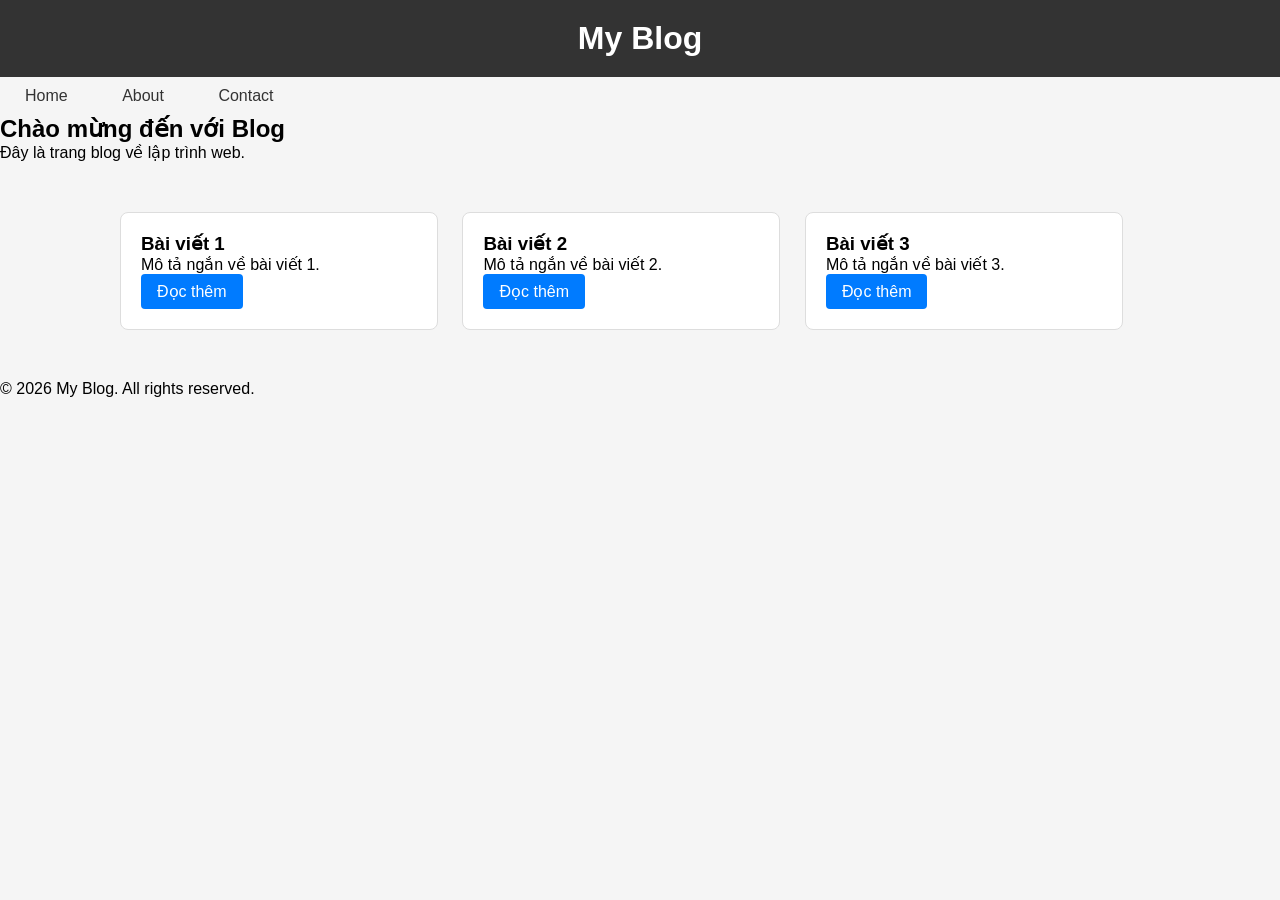
<file: BTH-02/index.html>
<!DOCTYPE html>
<html lang="vi">

<head>
    <meta charset="UTF-8">
    <meta name="viewport" content="width=device-width, initial-scale=1.0">
    <title>Lab CSS Cơ Bản</title>
    <link rel="stylesheet" href="style.css">
</head>

<body>
    <header id="main-header">
        <h1>My Blog</h1>
    </header>

    <nav>
        <a href="#" class="nav-link">Home</a>
        <a href="#" class="nav-link">About</a>
        <a href="#" class="nav-link">Contact</a>
    </nav>

    <main>
        <section class="intro">
            <h2>Chào mừng đến với Blog</h2>
            <p>Đây là trang blog về lập trình web.</p>
        </section>

        <section class="posts">
            <article class="card">
                <h3>Bài viết 1</h3>
                <p>Mô tả ngắn về bài viết 1.</p>
                <a href="#" class="btn">Đọc thêm</a>
            </article>

            <article class="card">
                <h3>Bài viết 2</h3>
                <p>Mô tả ngắn về bài viết 2.</p>
                <a href="#" class="btn">Đọc thêm</a>
            </article>

            <article class="card">
                <h3>Bài viết 3</h3>
                <p>Mô tả ngắn về bài viết 3.</p>
                <a href="#" class="btn">Đọc thêm</a>
            </article>
        </section>
    </main>

    <footer>
        <p>&copy; 2026 My Blog. All rights reserved.</p>
    </footer>

</body>

</html>
</file>
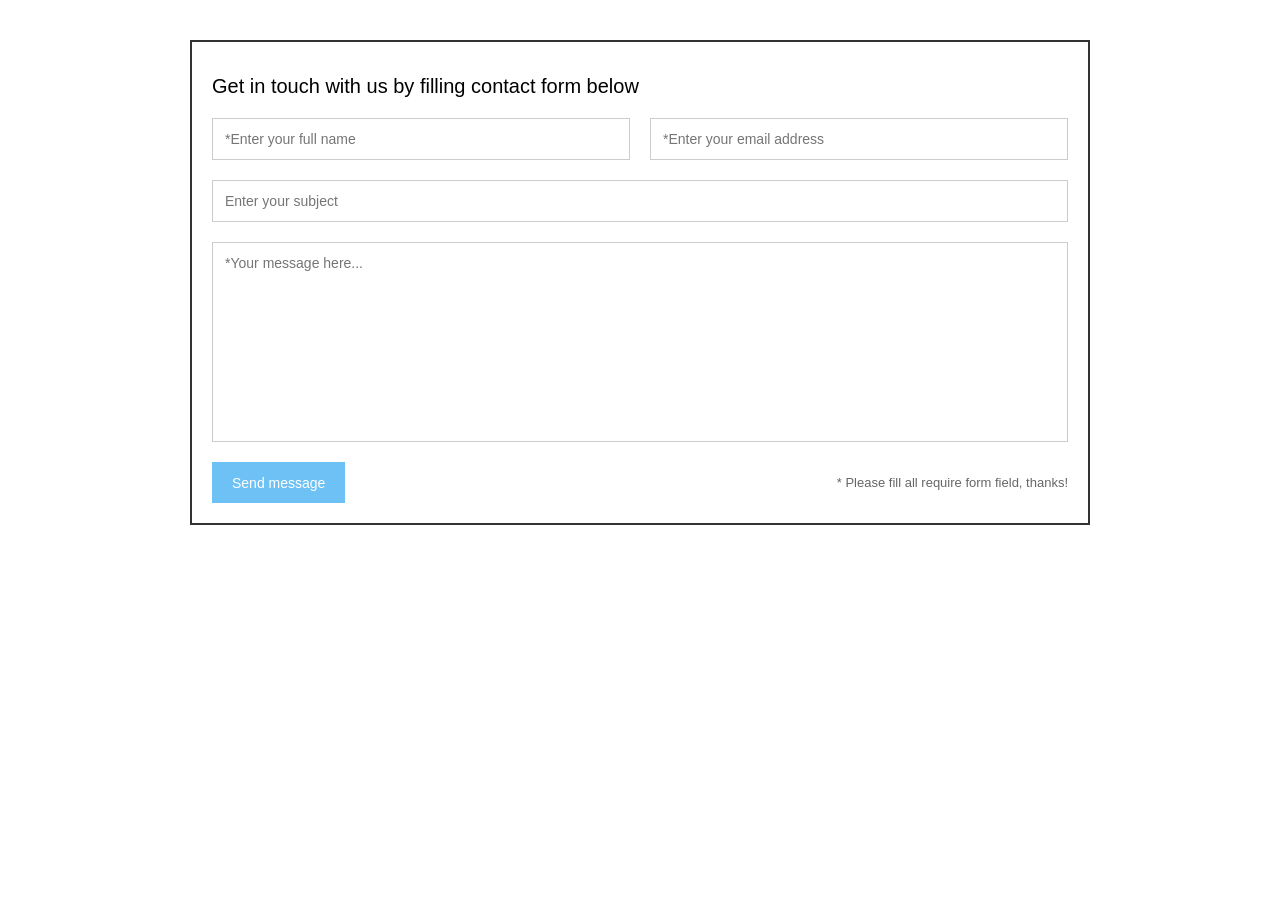
<file: Bai Thuc Hanh So 2/B1_TH2/index.html>
<!DOCTYPE html>
<html lang="en">

<head>
    <meta charset="UTF-8">
    <meta name="viewport" content="width=device-width, initial-scale=1.0">
    <title>BT1_Flexbox</title>
    <link rel="stylesheet" href="style.css">
</head>

<body>
    <div class="container">
        <h1>Get in touch with us by filling contact form below</h1>

        <form action="">
            <input type="text" id="fullname" placeholder="*Enter your full name">
            <input type="email" id="email" placeholder="*Enter your email address">
            <input type="text" id="subject" placeholder="Enter your subject">
            <textarea class="message" placeholder="*Your message here..."></textarea>
            <input type="button" value="Send message">
            <p>* Please fill all require form field, thanks!</p>
        </form>
    </div>
</body>

</html>
</file>
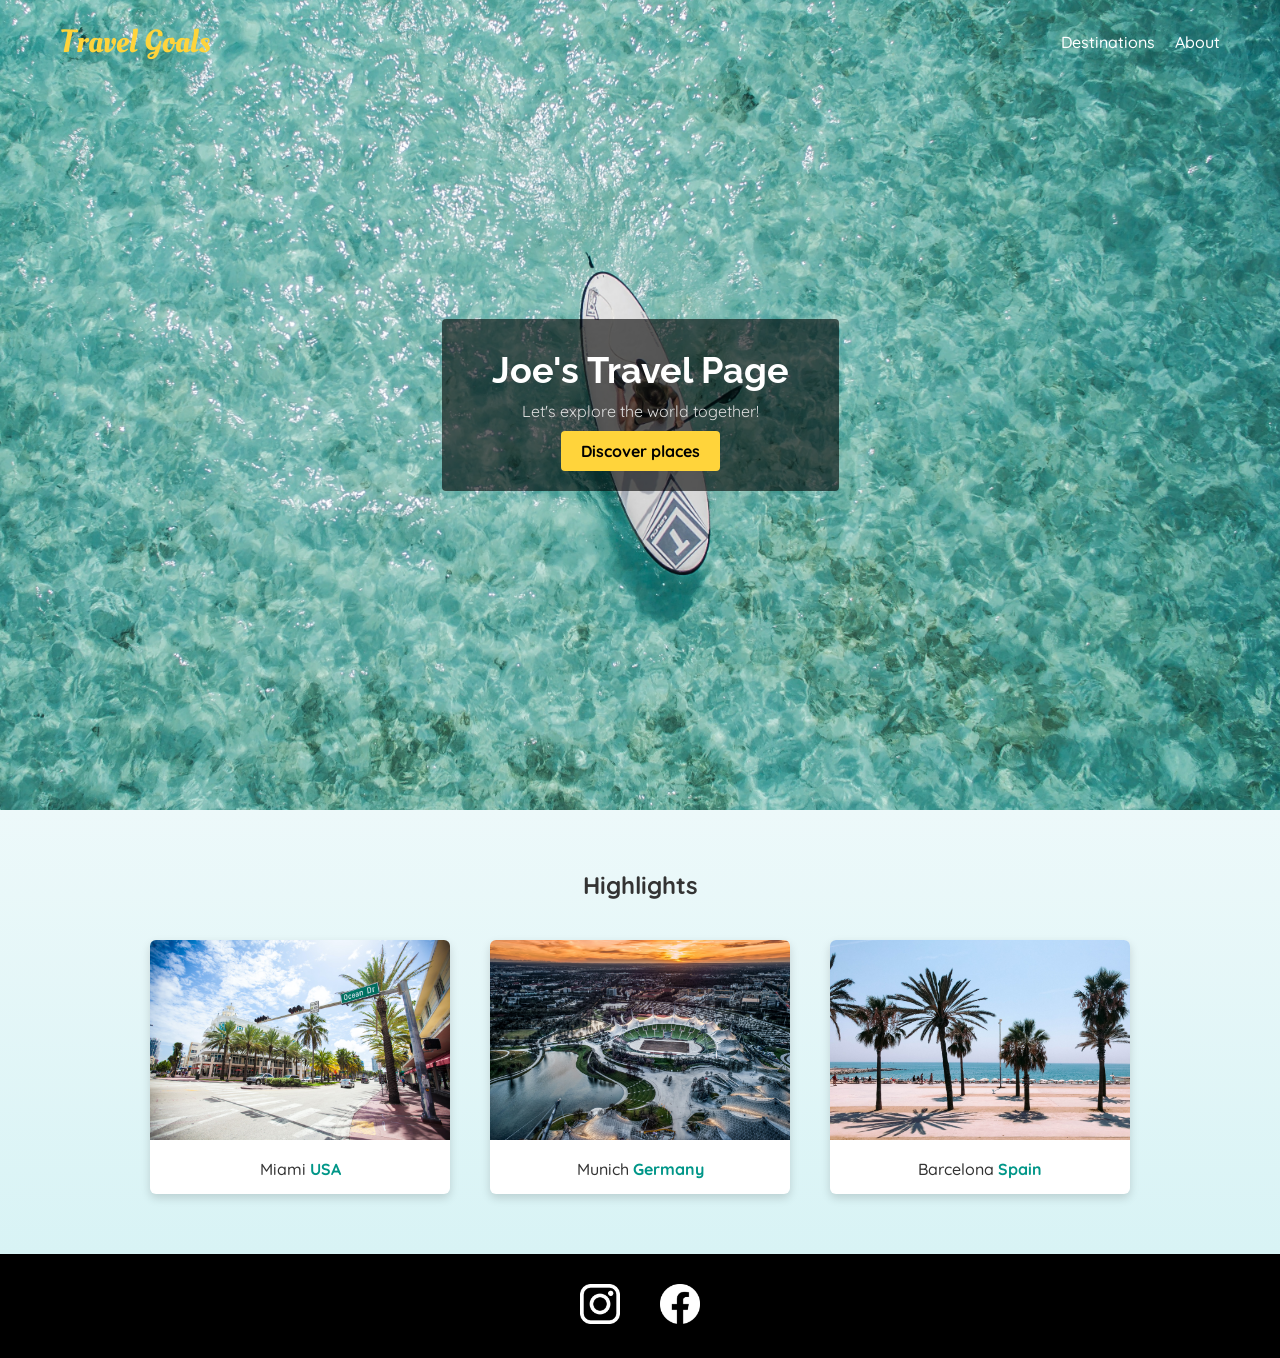
<file: Bai Thuc Hanh So 2/B2_TH2/index.html>
<!DOCTYPE html>
<html lang="en">

<head>
    <meta charset="UTF-8" />
    <link
        href="https://fonts.googleapis.com/css2?family=Raleway:wght@700&family=Oleo+Script:wght@700&family=Quicksand:wght@300;500&display=swap"
        rel="stylesheet" />
    <link rel="stylesheet" href="shared.css" />
    <link rel="stylesheet" href="styles.css" />
    <title>Travel Goals</title>
</head>

<body>
    <header>
        <div id="page-logo">
            <a href="/index.html">Travel Goals</a>
        </div>
        <nav>
            <ul>
                <li><a href="/places.html">Destinations</a></li>
                <li><a href="">About</a></li>
            </ul>
        </nav>
    </header>
    <main>
        <section id="hero">
            <div id="hero-content">
                <h1>Joe's Travel Page</h1>
                <p>Let's explore the world together!</p>
                <a href="/places.html">Discover places</a>
            </div>
        </section>
        <section id="highlights">
            <h2>Highlights</h2>
            <ul id="destinations">
                <li class="destination">
                    <img src="images/places/miami.jpg" alt="Miami streets on sunny day" />
                    <p>Miami <strong>USA</strong></p>
                </li>
                <li class="destination">
                    <img src="images/places/munich.jpg" alt="Munich stadium in winter" />
                    <p>Munich <strong>Germany</strong></p>
                </li>
                <li class="destination">
                    <img src="images/places/barcelona.jpg" alt="Palm beach in Barcelona" />
                    <p>Barcelona <strong>Spain</strong></p>
                </li>
            </ul>
        </section>
    </main>
    <footer>
        <ul>
            <li>
                <a href="https://www.instagram.com">
                    <img src="images/icons/insta.png" alt="Instagram logo" /></a>
            </li>
            <li>
                <a href="https://www.facebook.com">
                    <img src="images/icons/facebook.png" alt="Facebook logo" /></a>
            </li>
        </ul>
    </footer>
</body>

</html>
</file>
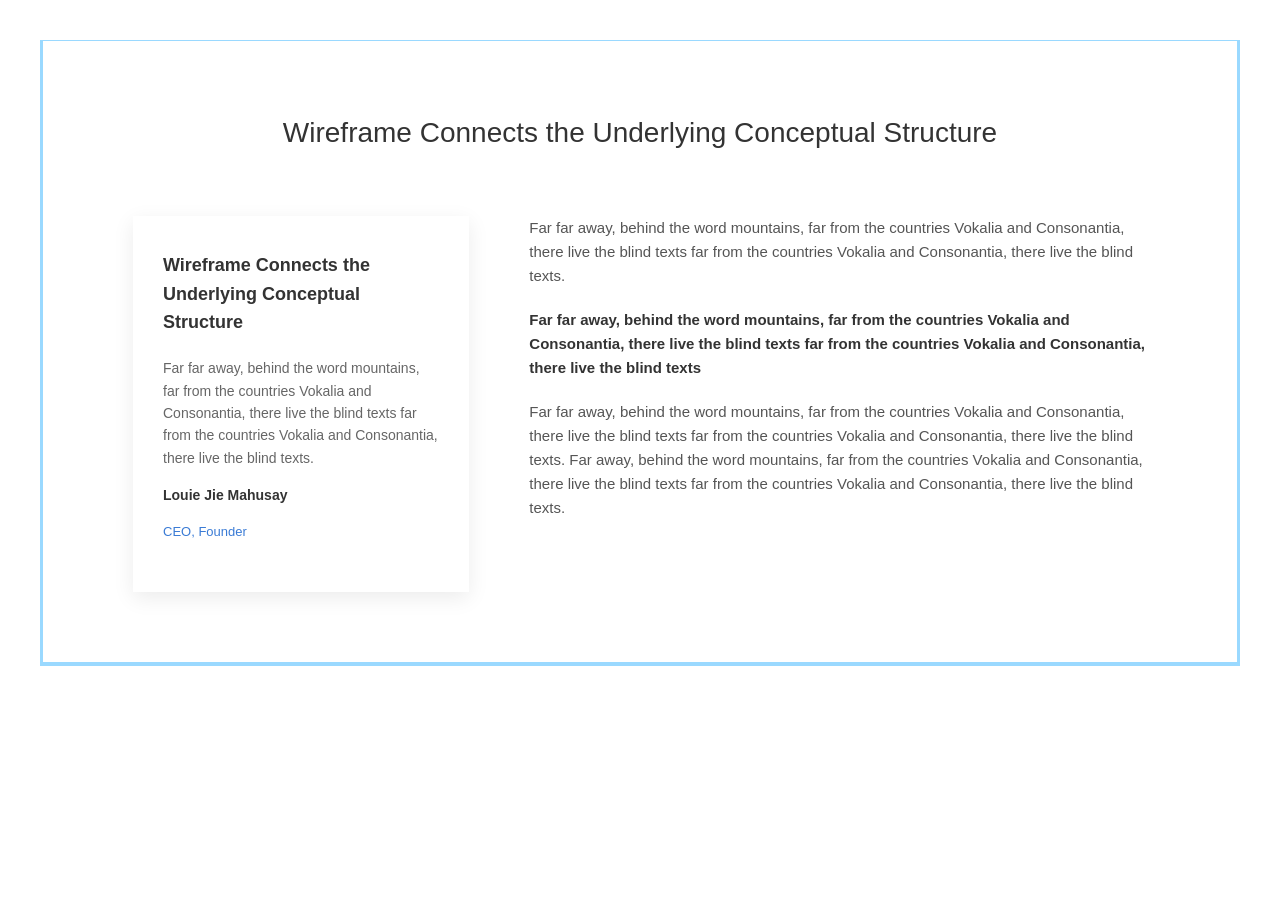
<file: Bai Thuc Hanh So 2/B3_TH2/index.html>
<!DOCTYPE html>
<html lang="en">

<head>
    <meta charset="UTF-8">
    <meta name="viewport" content="width=device-width, initial-scale=1.0">
    <title>B3_TH2</title>
    <link rel="stylesheet" href="style.css">
</head>

<body>
    <div class="container">
        <header>
            <h1>Wireframe Connects the Underlying Conceptual Structure</h1>
        </header>

        <div class="main">
            <div class="left-main">
                <h2>Wireframe Connects the Underlying Conceptual Structure</h2>
                <p>Far far away, behind the word mountains, far from the countries
                    Vokalia and Consonantia, there live the blind texts far from the
                    countries Vokalia and Consonantia, there live the blind texts.</p>
                <p>Louie Jie Mahusay</p>
                <p>CEO, Founder</p>
            </div>

            <div class="right-main">
                <p>Far far away, behind the word mountains, far from the countries Vokalia
                    and Consonantia, there live the blind texts far from the countries
                    Vokalia and Consonantia, there live the blind texts.</p>
                <p>Far far away, behind the word mountains, far from the countries Vokalia
                    and Consonantia, there live the blind texts far from the countries
                    Vokalia and Consonantia, there live the blind texts</p>
                <p>Far far away, behind the word mountains, far from the countries Vokalia
                    and Consonantia, there live the blind texts far from the countries
                    Vokalia and Consonantia, there live the blind texts. Far away, behind
                    the word mountains, far from the countries Vokalia and Consonantia,
                    there live the blind texts far from the countries Vokalia and
                    Consonantia, there live the blind texts.</p>
            </div>
        </div>

    </div>
</body>

</html>
</file>
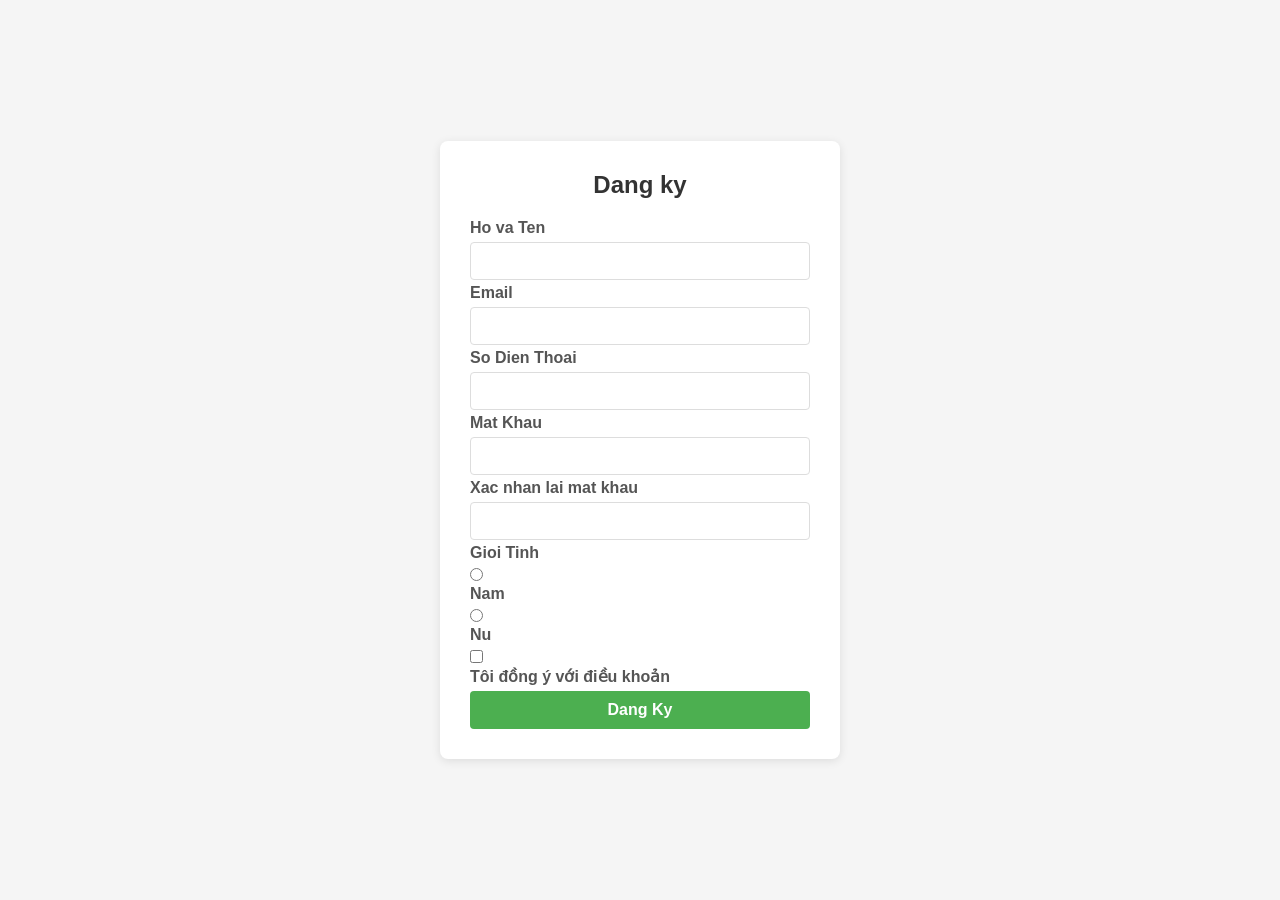
<file: Bai Thuc Hanh So 4/Bai_2.1/index.html>
<!DOCTYPE html>
<html lang="en">

<head>
    <meta charset="UTF-8">
    <meta name="viewport" content="width=device-width, initial-scale=1.0">
    <title>Form Dang Ky</title>
    <link rel="stylesheet" href="style.css">
</head>

<body>
    <form class="sign-up-form">
        <h2>Dang ky</h2>

        <div class="form-rows">
            <label for="name">Ho va Ten</label>
            <input type="text" name="name" id="name" required>
            <span class="error" id="name-error"></span>
        </div>

        <div class="form-rows">
            <label for="email">Email</label>
            <input type="email" name="email" id="email" required>
            <span class="error" id="email-error"></span>
        </div>

        <div class="form-rows">
            <label for="telephone">So Dien Thoai</label>
            <input type="tel" name="telephone" id="telephone" required>
            <span class="error" id="telephone-error"></span>
        </div>

        <div class="form-rows">
            <label for="password">Mat Khau</label>
            <input type="password" name="password" id="password" required>
            <span class="error" id="password-error"></span>
        </div>

        <div class="form-rows">
            <label for="confirm-password">Xac nhan lai mat khau</label>
            <input type="password" name="confirm-password" id="confirm-password">
            <span class="error" id="confirm-password-error"></span>
        </div>


        <div class="form-rows">
            <label for="sex">Gioi Tinh</label>
            <input type="radio" name="sex" id="Nam" value="Nam">
            <label for="Nam">Nam</label>

            <input type="radio" name="sex" id="Nu" value="Nu">
            <label for="Nu">Nu</label>
            <span class="error" id="sex-error"></span>
        </div>

        <div class="form-rows">
            <input type="checkbox" name="dieukhoan" id="dieukhoan">
            <label for="dieukhoan">Tôi đồng ý với điều khoản</label>
            <span class="error" id="dieukhoan-error"></span>
        </div>

        <div class="form-actions">
            <button type="submit">Dang Ky</button>
        </div>
    </form>

    <script src="main.js"></script>
</body>

</html>
</file>
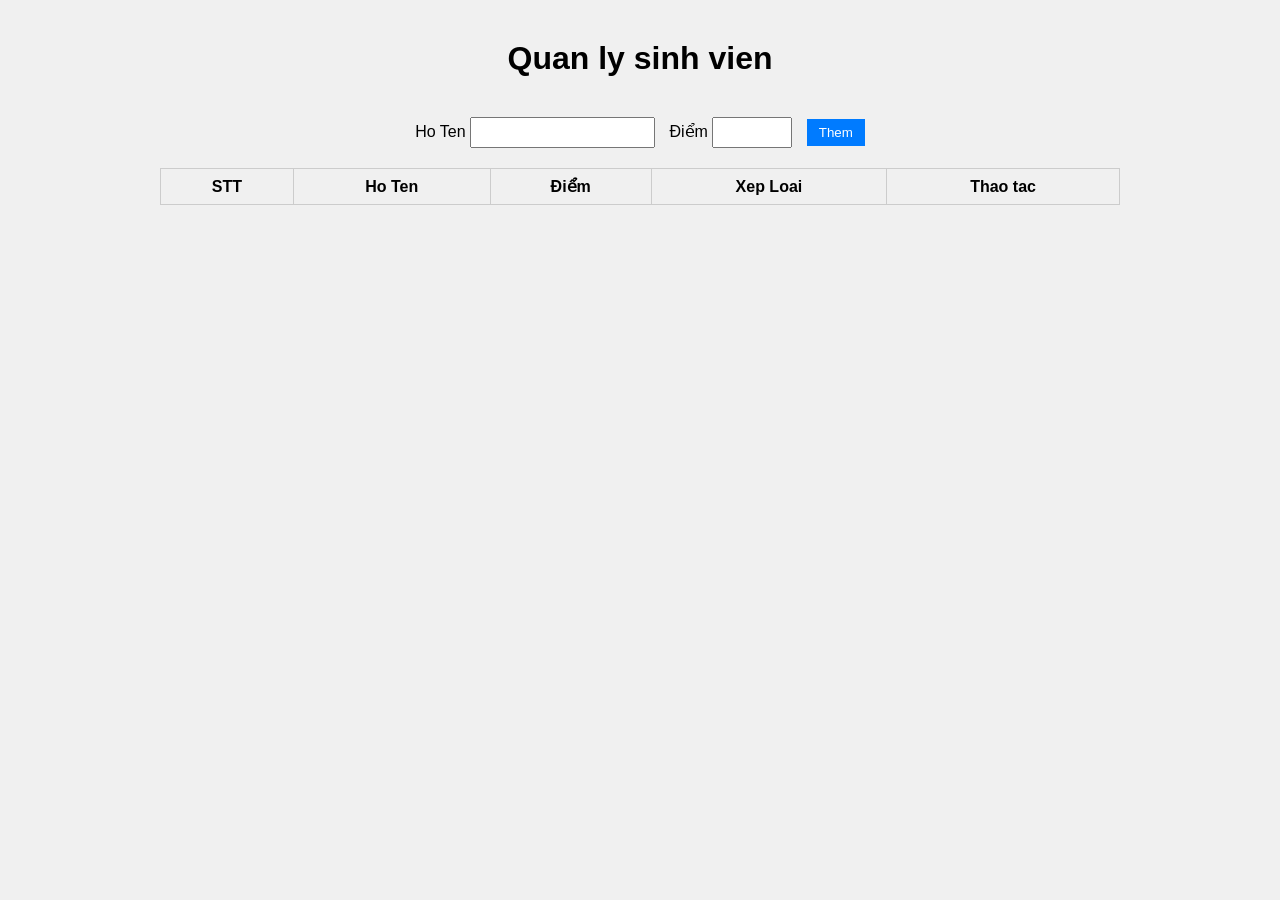
<file: Bai Thuc Hanh So 4/Bai_1.1/student.html>
<!DOCTYPE html>
<html lang="en">

<head>
    <meta charset="UTF-8">
    <meta name="viewport" content="width=device-width, initial-scale=1.0">
    <title>Quan ly sinh vien</title>
    <link rel="stylesheet" href="student.css">
    <script src="https://code.jquery.com/jquery-3.7.1.min.js"></script>

</head>

<body>
    <h1>Quan ly sinh vien</h1>
    <div class="newStudent">
        <form action="">
            <label for="name">Ho Ten</label>
            <input type="text" class="name" name="name" id="name" required>

            <label for="Diem">Điểm</label>
            <input type="number" class="diem" name="diem" id="diem" step="0.01" min="0" max="10">

            <button type="button" id="addBtn">Them</button>
        </form>
    </div>

    <div class="list-student">
        <table border="1" cellpadding="10" cellspacing="0">
            <thead>
                <tr>
                    <th>STT</th>
                    <th>Ho Ten</th>
                    <th>Điểm</th>
                    <th>Xep Loai</th>
                    <th>Thao tac</th>
                </tr>
            </thead>

            <tbody id="table-body">

            </tbody>
        </table>
    </div>

    <p id="stat"></p>

    <script src="student.js"></script>
</body>

</html>
</file>
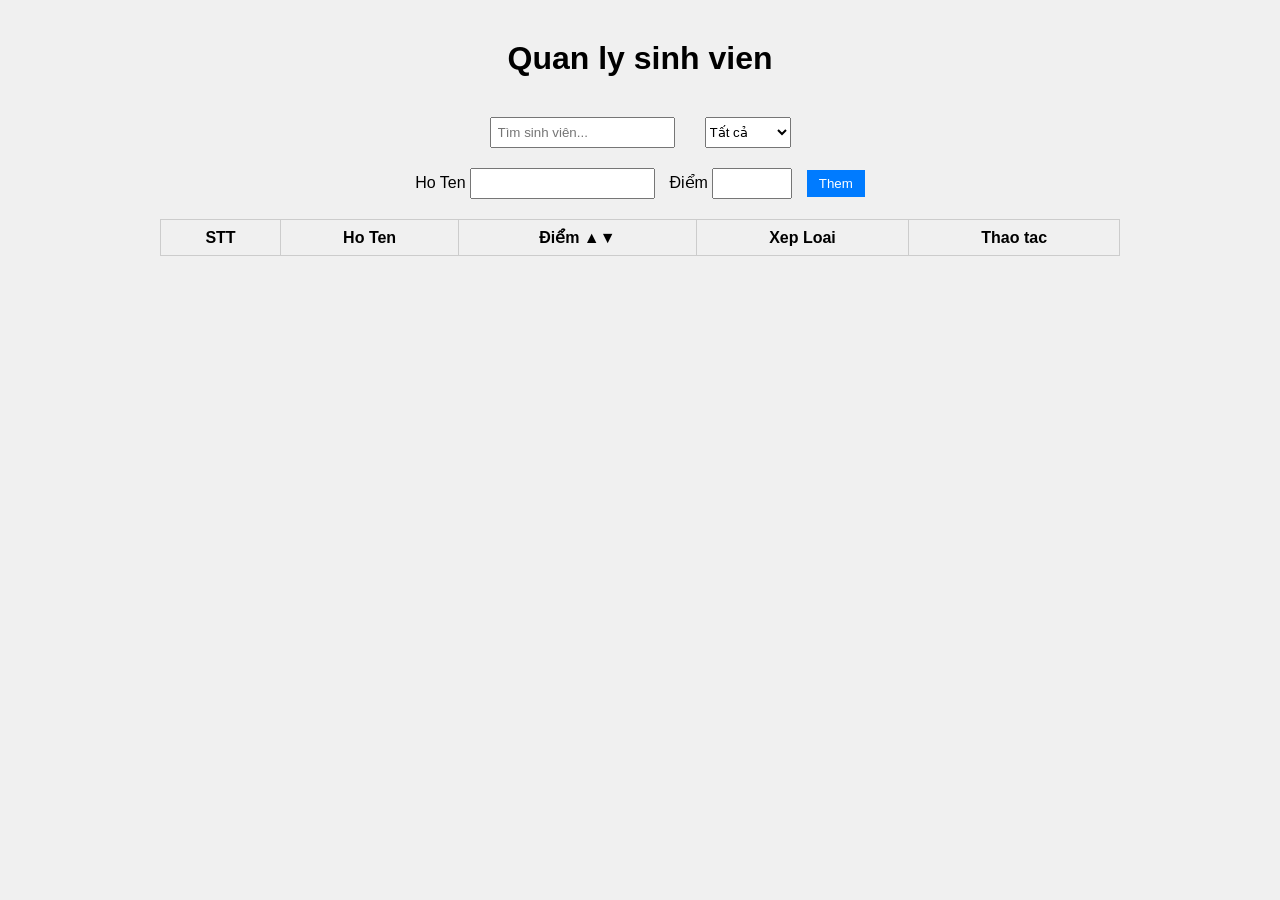
<file: Bai Thuc Hanh So 4/Bai_1.2/student_advance.html>
<!DOCTYPE html>
<html lang="en">

<head>
    <meta charset="UTF-8">
    <meta name="viewport" content="width=device-width, initial-scale=1.0">
    <title>Quan ly sinh vien</title>
    <link rel="stylesheet" href="../Bai_1.1/student.css">
    <link rel="stylesheet" href="student_advance.css">
    <script src="https://code.jquery.com/jquery-3.7.1.min.js"></script>

</head>

<body>
    <h1>Quan ly sinh vien</h1>

    <div class="controls">

        <input type="text" id="search" placeholder="Tìm sinh viên...">

        <select id="filterRank">
            <option value="all">Tất cả</option>
            <option value="Giỏi">Giỏi</option>
            <option value="Khá">Khá</option>
            <option value="Trung bình">Trung bình</option>
            <option value="Yếu">Yếu</option>
        </select>

    </div>

    <div class="newStudent">
        <form action="">
            <label for="name">Ho Ten</label>
            <input type="text" class="name" name="name" id="name" required>

            <label for="Diem">Điểm</label>
            <input type="number" class="diem" name="diem" id="diem" step="0.01" min="0" max="10">

            <button type="button" id="addBtn">Them</button>
        </form>
    </div>

    <div class="list-student">
        <table border="1" cellpadding="10" cellspacing="0">
            <thead>
                <tr>
                    <th>STT</th>
                    <th>Ho Ten</th>
                    <th id="sortScore">Điểm ▲▼</th>
                    <th>Xep Loai</th>
                    <th>Thao tac</th>
                </tr>
            </thead>

            <tbody id="table-body">

            </tbody>
        </table>
    </div>

    <p id="stat"></p>

    <script src="../Bai_1.1/student.js"></script>
    <script src="student_advance.js"></script>
</body>

</html>
</file>
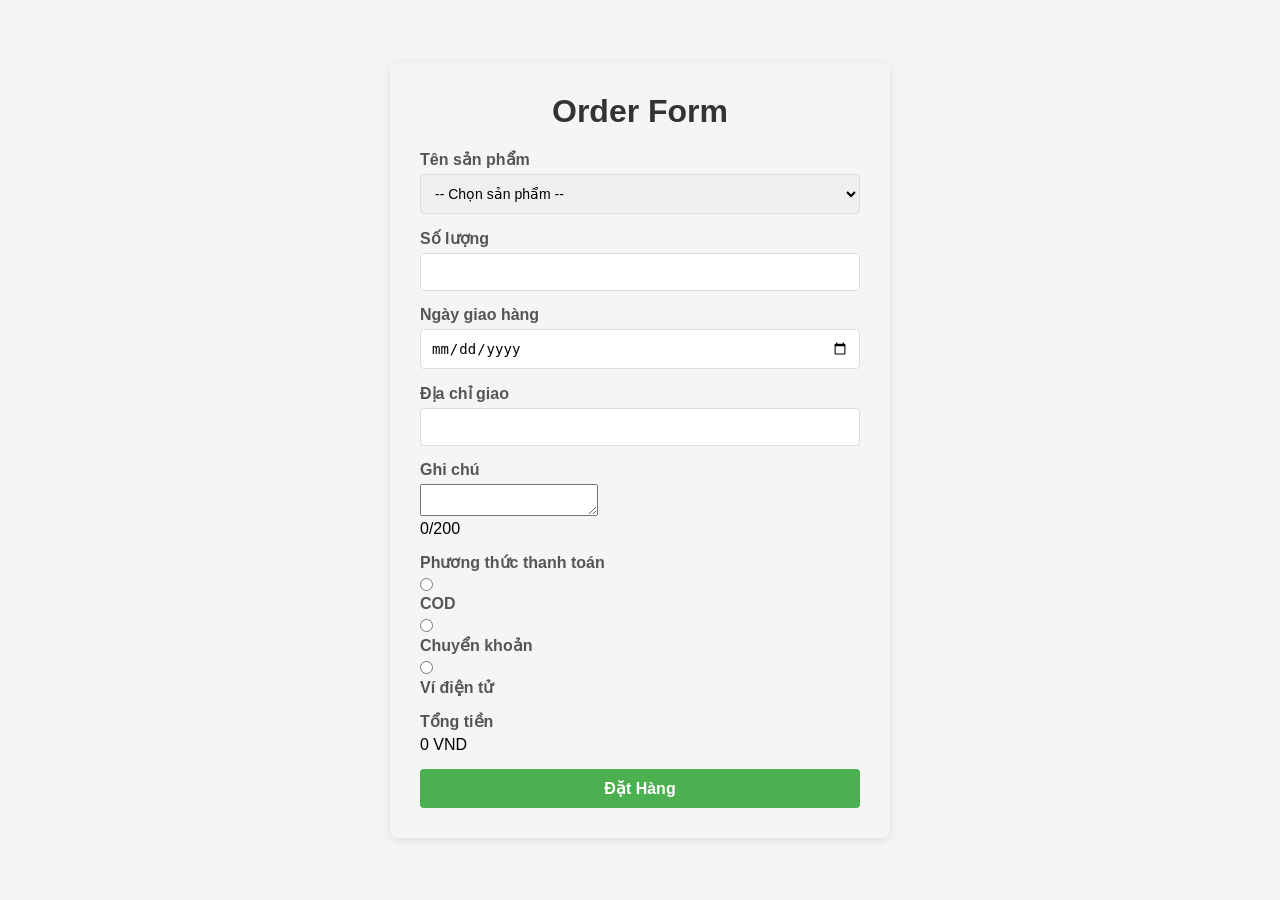
<file: Bai Thuc Hanh So 4/Bai_2.2/order.html>
<!DOCTYPE html>
<html lang="en">

<head>
    <meta charset="UTF-8">
    <meta name="viewport" content="width=device-width, initial-scale=1.0">
    <title>Order Form</title>
    <link rel="stylesheet" href="order.css">
    <script src="https://code.jquery.com/jquery-3.7.1.min.js"></script>

</head>

<body>
    <form class="order-form">
        <h1>Order Form</h1>
        <div class="form-rows">
            <label for="product">Tên sản phẩm</label>
            <select id="product">
                <option value="">-- Chọn sản phẩm --</option>
                <option value="ao">Áo</option>
                <option value="quan">Quần</option>
                <option value="giay">Giày</option>
            </select>
            <span class="error" id="product-error"></span>
        </div>

        <div class="form-rows">
            <label for="soluong">Số lượng</label>
            <input type="number" id="soluong" class="soluong">
            <span class="error" id="quantity-error"></span>
        </div>

        <div class="form-rows">
            <label for="order-date">Ngày giao hàng</label>
            <input type="date" id="order-date" class="order-date">
            <span class="error" id="order-date-error"></span>
        </div>

        <div class="form-rows">
            <label for="order-address">Địa chỉ giao</label>
            <input type="text" id="order-address" class="order-address" required>
            <span class="error" id="order-address-error"></span>
        </div>

        <div class="form-rows">
            <label for="note">Ghi chú</label>
            <textarea id="note" maxlength="200"></textarea>
            <div id="note-count">0/200</div>
            <span class="error" id="note-error"></span>
        </div>

        <div class="form-rows">
            <label for="pay-method">Phương thức thanh toán</label>
            <input type="radio" name="pay-method" id="COD" value="COD">
            <label for="COD">COD</label>

            <input type="radio" name="pay-method" id="Chuyển khoản" value="Chuyển khoản">
            <label for="Chuyển khoản">Chuyển khoản</label>

            <input type="radio" name="pay-method" id="Ví điện tử" value="Ví điện tử">
            <label for="Ví điện tử ">Ví điện tử </label>
            <span class="error" id="pay-method-error"></span>
        </div>

        <div class="form-rows">
            <label>Tổng tiền</label>
            <div id="total-price">0 VND</div>
        </div>

        <div class="form-actions">
            <button type="submit">Đặt Hàng</button>
        </div>

    </form>
    <div id="confirm-box" style="display:none" class="confirm-box">

        <h2>Xác nhận đặt hàng</h2>

        <div id="order-summary"></div>

        <div class="confirm-actions">
            <button type="button" id="confirm-btn">Xác nhận</button>
            <button type="button" id="cancel-btn">Hủy</button>
        </div>

    </div>

    <script src="order.js"></script>
</body>

</html>
</file>
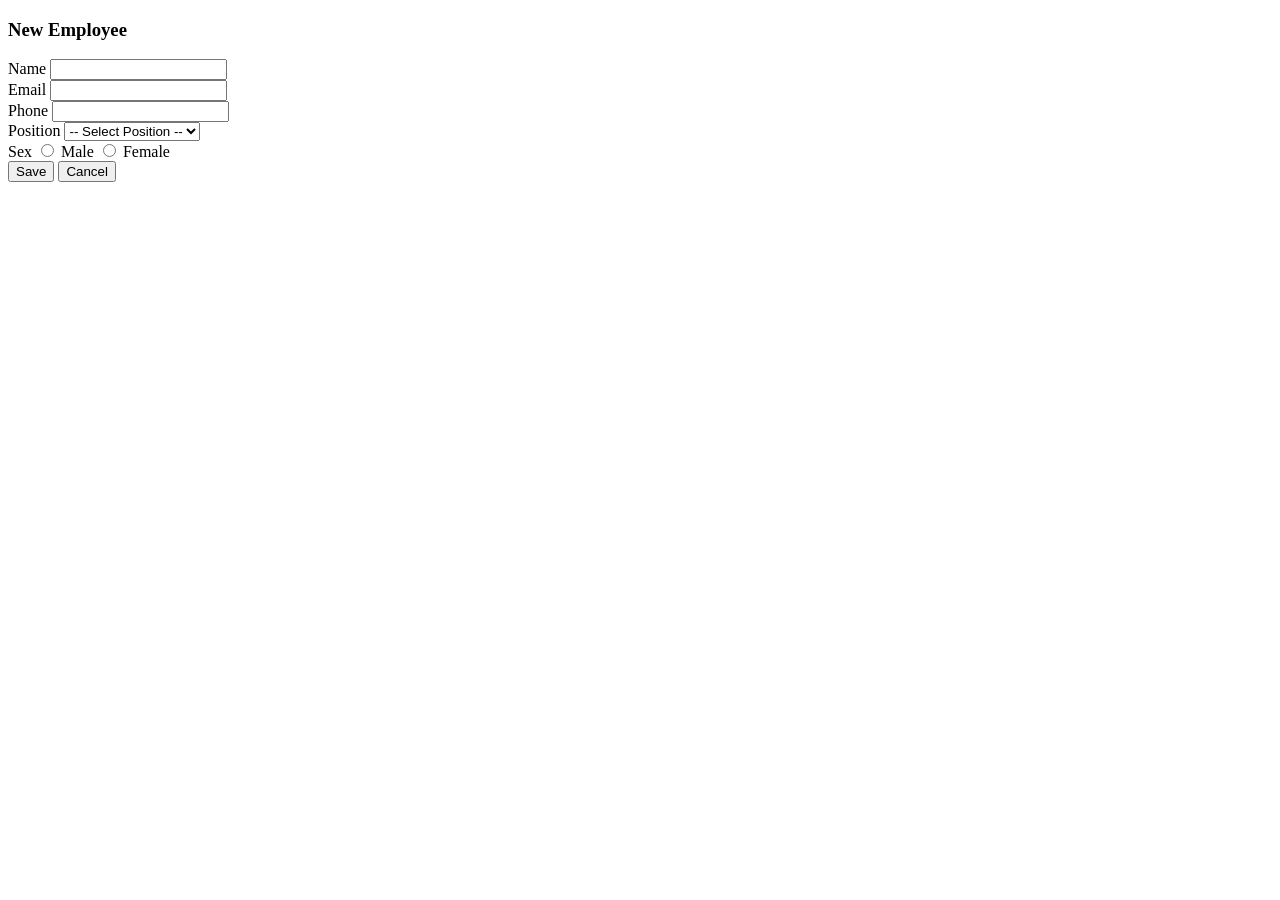
<file: BTH-01/html/add.html>
<!DOCTYPE html>
<html lang="en">

<head>
    <meta charset="UTF-8">
    <meta name="viewport" content="width=device-width, initial-scale=1.0">
    <title>Add</title>
</head>

<body>
    <form class="employee-form">
        <h3>New Employee</h3>

        <div class="form-row">
            <label for="Name">Name</label>
            <input type="text" name="Name" id="Name">
        </div>

        <div class="form-row">
            <label for="Email">Email</label>
            <input type="email" name="Email" id="Email">
        </div>

        <div class="form-row">
            <label for="Phone">Phone</label>
            <input type="tel" name="Phone" id="Phone">
        </div>

        <div class="form-row">
            <label>Position</label>
            <select>
                <option>-- Select Position --</option>
                <option>Staff</option>
                <option>Manager</option>
                <option>CEO</option>
            </select>
        </div>

        <div class="form-row">
            <label for="sex">Sex</label>
            <input type="radio" name="sex" id="sex"> Male
            <input type="radio" name="sex" id="sex"> Female
        </div>

        <div class="form-actions">
            <button type="submit">Save</button>
            <button type="button">Cancel</button>
        </div>
    </form>


</body>

</html>
</file>
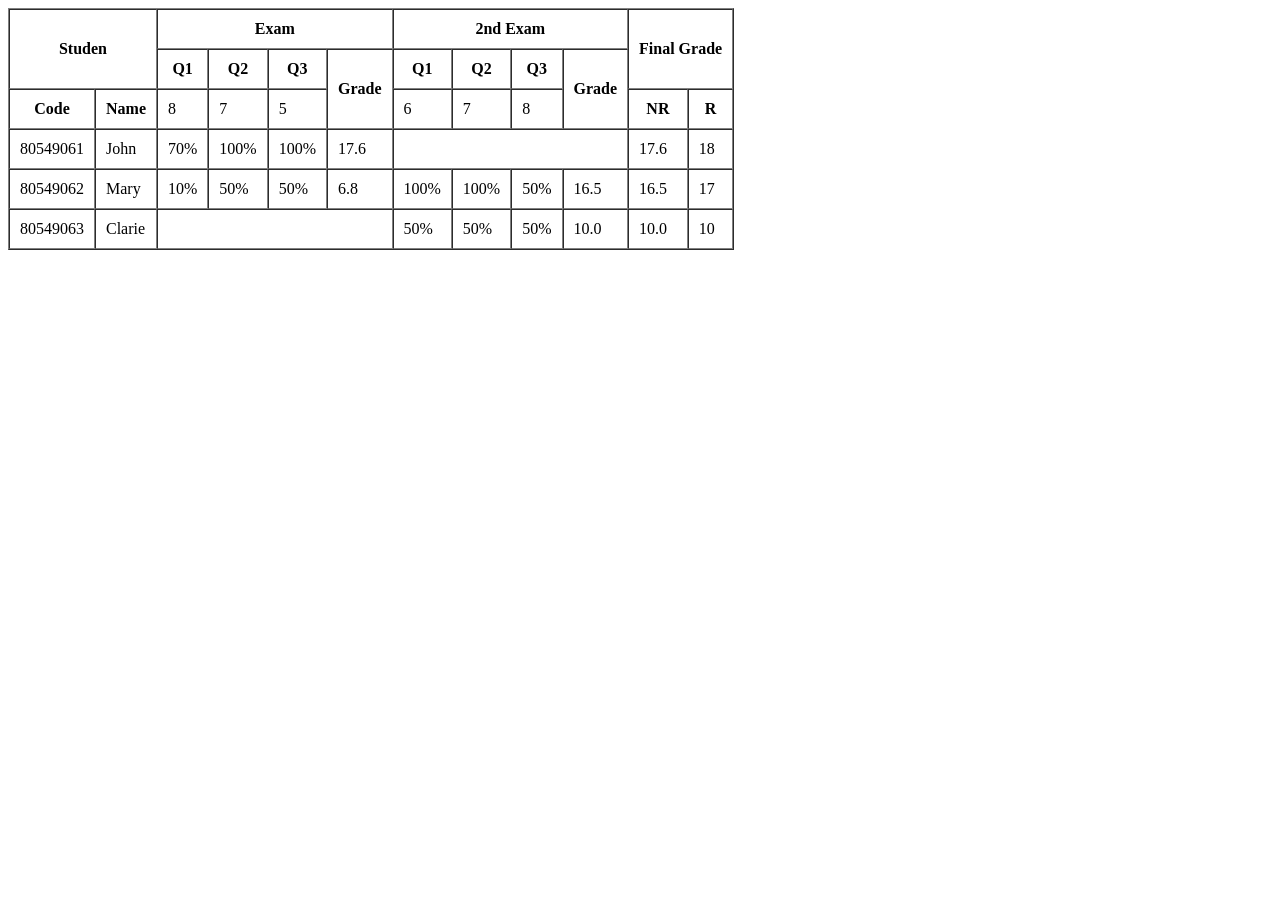
<file: BTH-01/html/BT3.html>
<!DOCTYPE html>
<html lang="en">

<head>
    <meta charset="UTF-8">
    <meta name="viewport" content="width=device-width, initial-scale=1.0">
    <title>Table</title>
</head>

<body>
    <table border="1" , cellspacing="0" , cellpadding="10">
        <thead>
            <tr>
                <th colspan="2" , rowspan="2">Studen</th>
                <th colspan="4"">Exam</th>
                <th colspan=" 4">2nd Exam</th>
                <th rowspan="2" , colspan="2">Final Grade</th>

            </tr>
            <tr>
                <th>Q1</th>
                <th>Q2</th>
                <th>Q3</th>
                <th rowspan="2">Grade</th>
                <th>Q1</th>
                <th>Q2</th>
                <th>Q3</th>
                <th rowspan="2">Grade</th>
            </tr>
            <tr>
                <th>Code</th>
                <th>Name</th>
                <td>8</td>
                <td>7</td>
                <td>5</td>
                <td>6</td>
                <td>7</td>
                <td>8</td>
                <th>NR</th>
                <th>R</th>
            </tr>
        </thead>
        <tbody>
            <tr>
                <td>80549061</td>
                <td>John</td>
                <td>70%</td>
                <td>100%</td>
                <td>100%</td>
                <td>17.6</td>
                <td colspan="4"></td>
                <td>17.6</td>
                <td>18</td>
            </tr>
            <tr>
                <td>80549062</td>
                <td>Mary</td>
                <td>10%</td>
                <td>50%</td>
                <td>50%</td>
                <td>6.8</td>
                <td>100%</td>
                <td>100%</td>
                <td>50%</td>
                <td>16.5</td>
                <td>16.5</td>
                <td>17</td>
            </tr>
            <tr>
                <td>80549063</td>
                <td>Clarie</td>
                <td colspan="4"></td>
                <td>50%</td>
                <td>50%</td>
                <td>50%</td>
                <td>10.0</td>
                <td>10.0</td>
                <td>10</td>
            </tr>
        </tbody>
    </table>
</body>

</html>
</file>
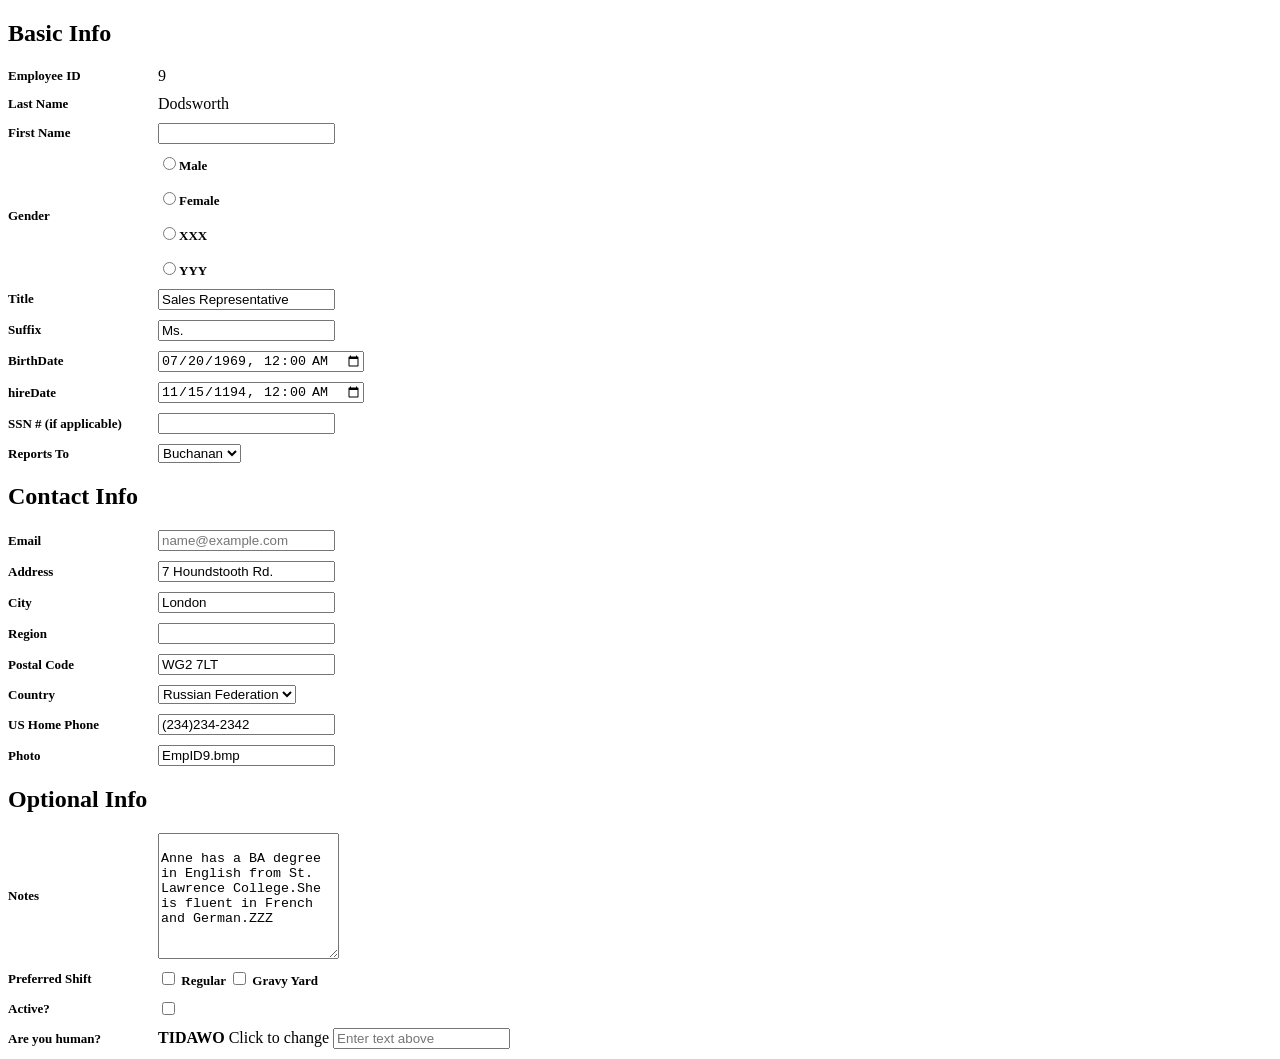
<file: BTH-01/html/BT4.html>
<!DOCTYPE html>
<html lang="en">

<head>
    <meta charset="UTF-8">
    <meta name="viewport" content="width=device-width, initial-scale=1.0">
    <title>Form</title>
    <style>
        .form-row {
            display: flex;
            align-items: center;
            margin-bottom: 10px;
        }

        .gender-group {
            display: flex;
            flex-direction: column;
            gap: 15px;
        }

        .form-row label {
            width: 150px;
            font-weight: bold;
            font-size: 13px;
        }
    </style>
</head>

<body>
    <form action="">

        <!-- Basic Info -->
        <section class="Basic-Info">
            <h2>Basic Info</h2>

            <!-- Employee-ID -->
            <div class="form-row">
                <label for="Employee-ID">Employee ID</label>
                <span class="Employee-ID">9</span>
            </div>

            <!-- Last-Name -->
            <div class="form-row">
                <label for="Last-Name">Last Name</label>
                <span class="Last-Name">Dodsworth</span>
            </div>

            <!-- First-Name -->
            <div class="form-row">
                <label for="First-Name">First Name</label>
                <input type="text" name="First-Name" id="First-Name">
            </div>

            <!-- Gender -->
            <div class="form-row">
                <label>Gender</label>
                <div class="gender-group">
                    <label><input type="radio" name="Gender" id="Gender" value="Male">Male</label>
                    <label><input type="radio" name="Gender" id="Gender" value="Female">Female</label>
                    <label> <input type="radio" name="Gender" id="Gender" value="XXX">XXX</label>
                    <label><input type="radio" name="Gender" id="Gender" value="YYY">YYY</label>
                </div>
            </div>

            <!-- Title -->
            <div class="form-row">
                <label for="Title">Title</label>
                <input type="text" name="Title" id="Title" value="Sales Representative">
            </div>

            <!-- Suffix -->
            <div class="form-row">
                <label for="Suffix">Suffix</label>
                <input type="text" name="Suffix" id="Suffix" value="Ms.">
            </div>

            <!-- BirthDate -->
            <div class="form-row">
                <label for="BirthDate">BirthDate</label>
                <input type="datetime-local" name="BirthDate" id="BirthDate" value="1969-07-20T00:00">
            </div>

            <!-- hireDate -->
            <div class="form-row">
                <label for="hireDate">hireDate</label>
                <input type="datetime-local" name="hireDate" id="hireDate" value="1194-11-15T00:00">
            </div>

            <!-- SSN -->
            <div class="form-row">
                <label for="ssn">SSN # (if applicable)</label>
                <input type="text" name="ssn" id="ssn">
            </div>

            <!-- report -->
            <div class="form-row">
                <label for="report">Reports To</label>
                <select name="report" id="report">
                    <option>Buchanan</option>
                </select>
            </div>
        </section>

        <!-- Contact Info -->

        <section class="Contact Info">
            <h2>Contact Info</h2>

            <!-- email -->
            <div class="form-row">
                <label for="email">Email</label>
                <input type="email" name="email" id="email" placeholder="name@example.com">
            </div>

            <!-- Address -->
            <div class="form-row">
                <label for="address">Address</label>
                <input type="text" name="address" id="address" value="7 Houndstooth Rd.">
            </div>

            <!-- City -->
            <div class="form-row">
                <label for="city">City</label>
                <input type="text" name="city" id="city" value="London">
            </div>

            <!-- Region -->
            <div class="form-row">
                <label for="region">Region</label>
                <input type="text" name="region" id="region">
            </div>

            <!-- postalCode -->
            <div class="form-row">
                <label for="postalCode">Postal Code</label>
                <input type="text" name="postalCode" id="postalCode" value="WG2 7LT">
            </div>

            <!-- Country -->
            <div class="form-row">
                <label for="country">Country</label>
                <select name="country" id="country">
                    <option>Russian Federation</option>
                </select>
            </div>

            <!-- US Home Phone -->
            <div class="form-row">
                <label for="phone">US Home Phone</label>
                <input type="tel" name="phone" id="phone" value="(234)234-2342">
            </div>

            <!-- Photo -->
            <div class="form-row">
                <label for="photo">Photo</label>
                <input type="text" name="photo" id="photo" value="EmpID9.bmp">
            </div>
        </section>

        <!-- Optional Info -->
        <section class="Optional-Info">
            <h2>Optional Info</h2>

            <!-- Notes -->
            <div class="form-row">
                <label for="notes">Notes</label>
                <textarea name="notes" id="notes" rows="8">
                    Anne has a BA degree in English from St. Lawrence College.She is fluent in French and German.ZZZ
                    </textarea>
            </div>

            <!-- Preferred Shift -->
            <div class="form-row">
                <label>Preferred Shift</label>
                <div class="checkbox-group">
                    <label>
                        <input type="checkbox" name="shift" value="regular">
                        Regular
                    </label>
                    <label>
                        <input type="checkbox" name="shift" value="graveyard">
                        Gravy Yard
                    </label>
                </div>
            </div>

            <!-- Active? -->
            <div class="form-row">
                <label for="active">Active?</label>
                <input type="checkbox" name="active" id="active">
            </div>

            <!-- Are you human? -->
            <div class="form-row">
                <label>Are you human?</label>
                <div class="captcha-box">
                    <strong class="captcha-text">TIDAWO</strong>
                    <span class="captcha-refresh">Click to change</span>
                    <input type="text" name="captcha" placeholder="Enter text above">
                </div>
            </div>
        </section>
    </form>


</body>

</html>
</file>
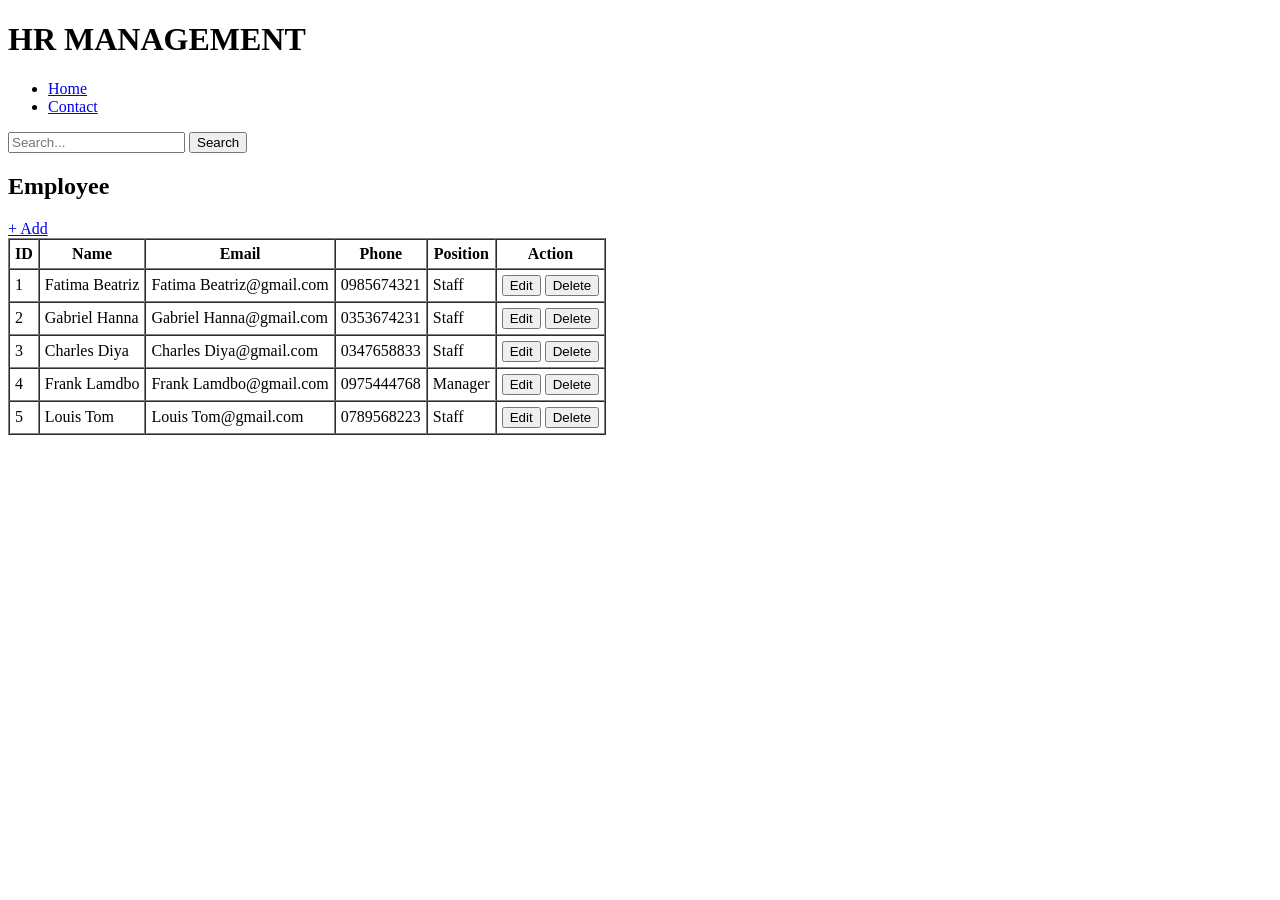
<file: BTH-01/html/BT5.html>
<!DOCTYPE html>
<html lang="en">

<head>
    <meta charset="UTF-8">
    <meta name="viewport" content="width=device-width, initial-scale=1.0">
    <title>HR Management</title>
</head>

<body>
    <div class="container">
        <header>
            <div class="h-title">
                <h1>HR MANAGEMENT</h1>
            </div>

            <nav class="nav">
                <ul>
                    <li><a href="#">Home</a></li>
                    <li><a href="#">Contact</a></li>
                </ul>
            </nav>

            <div class="h-search">
                <input type="search" name="search" id="search" placeholder="Search...">
                <button>Search</button>
            </div>
        </header>

        <div class="content">
            <h2>Employee</h2>
            <a href="./add.html" class="btn-add">+ Add</a>

            <div class="table">
                <table border="1" , cellspacing="0" , cellpadding="5">
                    <thead>
                        <tr>
                            <th>ID</th>
                            <th>Name</th>
                            <th>Email</th>
                            <th>Phone</th>
                            <th>Position</th>
                            <th colspan="2">Action</th>
                        </tr>
                    </thead>

                    <tbody>
                        <tr>
                            <td>1</td>
                            <td>Fatima Beatriz</td>
                            <td>Fatima Beatriz@gmail.com</td>
                            <td>0985674321</td>
                            <td>Staff</td>
                            <td>
                                <button class="btn-edit">Edit</button>
                                <button class="btn-delete">Delete</button>
                            </td>
                        </tr>
                        <tr>
                            <td>2</td>
                            <td>Gabriel Hanna</td>
                            <td>Gabriel Hanna@gmail.com</td>
                            <td>0353674231</td>
                            <td>Staff</td>
                            <td>
                                <button class="btn-edit">Edit</button>
                                <button class="btn-delete">Delete</button>
                            </td>
                        </tr>
                        <tr>
                            <td>3</td>
                            <td>Charles Diya</td>
                            <td>Charles Diya@gmail.com</td>
                            <td>0347658833</td>
                            <td>Staff</td>
                            <td>
                                <button class="btn-edit">Edit</button>
                                <button class="btn-delete">Delete</button>
                            </td>
                        </tr>
                        <tr>
                            <td>4</td>
                            <td>Frank Lamdbo</td>
                            <td>Frank Lamdbo@gmail.com</td>
                            <td>0975444768</td>
                            <td>Manager</td>
                            <td>
                                <button class="btn-edit">Edit</button>
                                <button class="btn-delete">Delete</button>
                            </td>
                        </tr>
                        <tr>
                            <td>5</td>
                            <td>Louis Tom</td>
                            <td>Louis Tom@gmail.com</td>
                            <td>0789568223</td>
                            <td>Staff</td>
                            <td>
                                <button class="btn-edit">Edit</button>
                                <button class="btn-delete">Delete</button>
                            </td>
                        </tr>
                    </tbody>
                </table>
            </div>
        </div>
    </div>

</body>

</html>
</file>
<file: BTH-02/style.css>
* {
    padding: 0;
    margin: 0;
    box-sizing: border-box;
}

body {
    font-family: Arial;
    background-color: #f5f5f5;
}

#main-header {
    background-color: #333;
    color: white;
    text-align: center;
    padding: 20px;
}

.nav-link {
    color: #333;
    text-decoration: none;
    padding: 10px 15px;
}

h1 h2 h3 {
    font-family: Georgia, serif;
}

nav a {
    display: inline-block;
    margin: 0px 10px;
}

a:hover {
    color: #f60;
    background-color: #eee;
}

.posts {
    max-width: 1100px;
    margin: 40px auto;
    padding: 0 20px;
}

.card {
    width: 30%;
    display: inline-block;
    border: 1px solid #ddd;
    padding: 20px;
    margin: 10px;
    background: white;
    border-radius: 8px;
}

.btn {
    display: inline-block;
    padding: 8px 16px;
    background-color: #007bff;
    color: white;
    text-decoration: none;
    border-radius: 4px;
}

.btn:hover {
    background: #0056b3;
}
</file>
<file: Bai Thuc Hanh So 2/B1_TH2/style.css>
* {
    box-sizing: border-box;
    font-family: Arial, Helvetica, sans-serif;
}

body {
    background: #fff;
}

.container {
    width: 900px;
    margin: 40px auto;
    border: 2px solid #333;
    padding: 20px;
}

h1 {
    font-size: 20px;
    margin-bottom: 20px;
    font-weight: normal;
}

form {
    display: flex;
    flex-wrap: wrap;
    gap: 20px;
}

form input,
form textarea {
    padding: 12px;
    border: 1px solid #ccc;
    font-size: 14px;
}

#fullname,
#email {
    flex: 1;
}

#subject {
    flex: 100%;
}

.message {
    flex: 100%;
    height: 200px;
    resize: none;

}

form input[type="button"] {
    background: #6ec1f5;
    color: white;
    border: none;
    padding: 12px 20px;
    cursor: pointer;
}

form p {
    margin-left: auto;
    align-self: center;
    font-size: 13px;
    color: #666;
}
</file>
<file: Bai Thuc Hanh So 2/B2_TH2/shared.css>
* {
    margin: 0;
    padding: 0;
    box-sizing: border-box;
}

body {
    color: #333;
    font-family: "Quicksand", sans-serif;
}

header {
    position: absolute;
    top: 0;
    width: 100%;
    padding: 20px 60px;

    display: flex;
    justify-content: space-between;
    align-items: center;

    z-index: 10;
}

#page-logo a {
    font-family: "Oleo Script", cursive;
    font-size: 32px;
    color: #ffd43b;
    text-decoration: none;
}

header ul {
    display: flex;
    list-style: none;
    gap: 20px;
}

header a {
    text-decoration: none;
    color: white;
    font-weight: 500;
}

header a:hover {
    color: #ffd43b;
}


/* ===== FOOTER ===== */
footer {
    background-color: #000;
    padding: 30px 0;
}

footer ul {
    display: flex;
    justify-content: center;
    gap: 40px;
    list-style: none;
}

footer img {
    width: 40px;
}
</file>
<file: Bai Thuc Hanh So 2/B2_TH2/styles.css>
/* HERO SECTION */
#hero {
    height: 90vh;
    background-image: url("images/places/ocean.jpg");
    background-size: cover;
    background-position: center;
    background-repeat: no-repeat;

    display: flex;
    justify-content: center;
    align-items: center;

    position: relative;
}

#hero-content {
    position: relative;
    text-align: center;

    background: rgba(0, 0, 0, 0.6);
    padding: 30px 50px;
    border-radius: 4px;
}

#hero-content h1 {
    font-family: "Raleway", sans-serif;
    font-size: 36px;
    color: white;
    margin-bottom: 10px;
}

#hero-content p {
    color: #ddd;
    margin-bottom: 20px;
}

#hero-content a {
    background-color: #ffd43b;
    color: black;
    padding: 10px 20px;
    border-radius: 4px;
    text-decoration: none;
    font-weight: bold;
}

#hero-content a:hover {
    background-color: #f5c400;
}

/* ====== HIGHLIGHTS SECTION ======== */
#highlights {
    padding: 60px 80px;
    background: linear-gradient(0deg, #d8f3f5, #edf9fa);
}

#highlights h2 {
    text-align: center;
    font-size: 24px;
    margin-bottom: 40px;
}


/* ======== Danh sach diem den ======= */
#destinations {
    display: flex;
    justify-content: center;
    gap: 40px;
    list-style: none;
}

.destination {
    width: 300px;
    background: white;
    border-radius: 6px;
    overflow: hidden;
    box-shadow: 0 4px 10px rgba(0, 0, 0, 0.15);
}

.destination img {
    width: 100%;
    height: 200px;
    object-fit: cover;
}

.destination p {
    padding: 15px;
    text-align: center;
    font-weight: 500;
}

.destination strong {
    color: #009688;
}
</file>
<file: Bai Thuc Hanh So 2/B3_TH2/style.css>
* {
    margin: 0;
    padding: 0;
    box-sizing: border-box;
}

body {
    font-family: 'Inter', Arial, sans-serif;
    background: #ffffff;
    line-height: 1.6;
    color: #333;
}

/* ----- Khung Vien --------- */
.container {
    max-width: 1200px;
    margin: 40px auto;
    padding: 70px 90px;
    border-style: solid;
    border-width: 1px 3px 4px 3px;
    border-color: #9ad9ff;
}

/* -------- Header ---------- */
header h1 {
    text-align: center;
    font-size: 28px;
    font-weight: 500;
    margin-bottom: 60px;
}

/* ------ Main -------- */
.main {
    display: flex;
    gap: 60px;
    align-items: flex-start;
}

/* ----- Left-Main ------------ */

.left-main {
    width: 35%;
    background: #fff;
    padding: 35px 30px;
    box-shadow: 0 6px 20px rgba(0, 0, 0, 0.08);
}

.left-main h2 {
    font-size: 18px;
    font-weight: 600;
    margin-bottom: 20px;
}

.left-main p {
    font-size: 14px;
    color: #666;
    margin-bottom: 15px;
}

.left-main p:nth-child(3) {
    font-weight: 600;
    color: #333;
}

.left-main p:last-child {
    color: #3a7bd5;
    font-size: 13px;
}

/* ----- Right-Main ------------ */
.right-main {
    width: 65%;
}

.right-main p {
    font-size: 15px;
    color: #555;
    margin-bottom: 20px;
}

.right-main p:nth-child(2) {
    font-weight: 600;
    color: #333;
}
</file>
<file: Bai Thuc Hanh So 4/Bai_2.1/style.css>
* {
    margin: 0;
    padding: 0;
    box-sizing: border-box;
}

body {
    font-family: Arial, sans-serif;
    background-color: #f5f5f5;
    display: flex;
    justify-content: center;
    align-items: center;
    min-height: 100vh;
}

form {
    background-color: white;
    padding: 30px;
    border-radius: 8px;
    box-shadow: 0 2px 10px rgba(0, 0, 0, 0.1);
    width: 100%;
    max-width: 400px;
}

form h2 {
    margin-bottom: 20px;
    color: #333;
    text-align: center;
}

.form-group {
    margin-bottom: 15px;
}

label {
    display: block;
    margin-bottom: 5px;
    color: #555;
    font-weight: bold;
}

input[type="text"],
input[type="email"],
input[type="password"],
input[type="tel"],
textarea,
select {
    width: 100%;
    padding: 10px;
    border: 1px solid #ddd;
    border-radius: 4px;
    font-size: 14px;
}

input:focus,
textarea:focus,
select:focus {
    outline: none;
    border-color: #4CAF50;
    box-shadow: 0 0 5px rgba(76, 175, 80, 0.3);
}

button {
    width: 100%;
    padding: 10px;
    background-color: #4CAF50;
    color: white;
    border: none;
    border-radius: 4px;
    cursor: pointer;
    font-size: 16px;
    font-weight: bold;
}

button:hover {
    background-color: #45a049;
}

.error {
    color: red;
    font-size: 13px;
    display: block;
    margin-top: 4px;
}
</file>
<file: Bai Thuc Hanh So 4/Bai_1.1/student.css>
* {
    margin: 0;
    padding: 0;
    box-sizing: border-box;
}

body {
    font-family: Arial, Helvetica, sans-serif;
    background-color: #f0f0f0;
    margin: 40px;
}

h1 {
    text-align: center;
    margin-bottom: 40px;
}

.newStudent {
    display: flex;
    justify-content: center;
    margin-bottom: 20px;
}

input {
    padding: 6px;
    margin-right: 10px;
}

button {
    padding: 6px 12px;
    background-color: #007bff;
    color: white;
    border: none;
    cursor: pointer;
}

button:hover {
    background-color: #0056b3;
}

.list-student {
    display: flex;
    flex-direction: column;
    align-items: center;
}

table {
    width: 80%;
    border-collapse: collapse;
}

th,
td {
    border: 1px solid #ccc;
    padding: 8px;
}



p {
    width: 80%;
    margin: 20px auto;
    font-size: 18px;
    text-align: left;

}
</file>
<file: Bai Thuc Hanh So 4/Bai_1.2/student_advance.css>
.controls {
    display: flex;
    justify-content: center;
    gap: 20px;
    margin-bottom: 20px;
}

#sortScore {
    cursor: pointer;
}
</file>
<file: Bai Thuc Hanh So 4/Bai_2.2/order.css>
* {
    margin: 0;
    padding: 0;
    box-sizing: border-box;
}

body {
    font-family: Arial, sans-serif;
    background-color: #f5f5f5;
    display: flex;
    justify-content: center;
    align-items: center;
    min-height: 100vh;
}

.order-form {
    background-color: #f5f5f5;
    padding: 30px;
    border-radius: 8px;
    box-shadow: 0 2px 10px rgba(0, 0, 0, 0.1);
    width: 100%;
    max-width: 500px;
}

form h1 {
    margin-bottom: 20px;
    color: #333;
    text-align: center;
}

.form-rows {
    margin-bottom: 15px;
}

label {
    display: block;
    margin-bottom: 5px;
    color: #555;
    font-weight: bold;
}

input[type="text"],
input[type="number"],
input[type="date"],
input[type=""],
select {
    width: 100%;
    padding: 10px;
    border: 1px solid #ddd;
    border-radius: 4px;
    font-size: 14px;
}

input:focus,
textarea:focus,
select:focus {
    outline: none;
    border-color: #4CAF50;
    box-shadow: 0 0 5px rgba(76, 175, 80, 0.3);
}

button {
    width: 100%;
    padding: 10px;
    background-color: #4CAF50;
    color: white;
    border: none;
    border-radius: 4px;
    cursor: pointer;
    font-size: 16px;
    font-weight: bold;
}

button:hover {
    background-color: #45a049;
}

.confirm-box {
    background: white;
    padding: 20px;
    border-radius: 8px;
    box-shadow: 0 2px 10px rgba(0, 0, 0, 0.2);
    margin-top: 20px;
    max-width: 400px;
}

.error {
    color: red;
    font-size: 13px;
    display: block;
    margin-top: 4px;
}

.confirm-actions {
    display: flex;
    gap: 10px;
    margin-top: 15px;
}

.confirm-actions button {
    flex: 1;
    padding: 10px;
    border: none;
    border-radius: 4px;
    cursor: pointer;
    font-weight: bold;
}

#confirm-btn {
    background-color: #4CAF50;
    color: white;
}

#confirm-btn:hover {
    background-color: #45a049;
}
</file>
